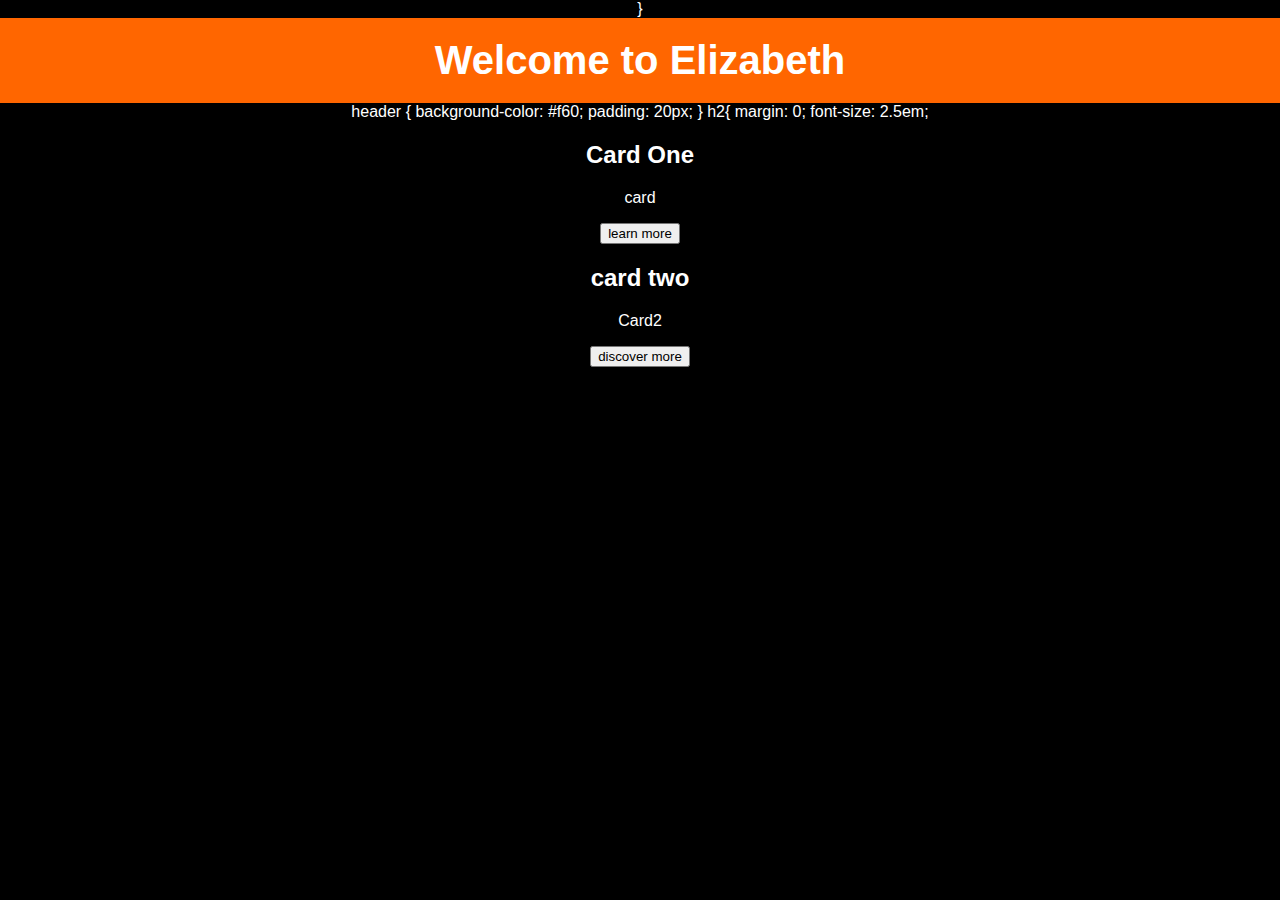
<file: Elizabeth.html>
<DOCTYPE html>
<html lang="en">
<head>
    <meta charset=""UTF-8>
    <meta name="Viewport" content="width=device-width, initial-scale=1.0">
    <title>ELIZABETH</title>
    <link re="stylesheet" href="style.css">
</head>
<body>

<style>
body{
    font-family: Arial, sans-serif;
    margin : 0;
    padding : 0 ;
    background-color: #000;
    color: #fff;
    text-align: center;
}

header {
    background-color: #f60;
    padding: 20px;
}

h1{ margin: 0;
font-size: 2.5em;

</style>
}
    <header>
        <h1>Welcome to Elizabeth</h1>
    </header>
    <main>
        <section class="card-container">
        <div class="card">
<styel>
    header {
    background-color: #f60;
    padding: 20px;
}

h2{ margin: 0;
font-size: 2.5em;
</style>
            <h2>Card One</h2>
            <p>card</p>
            <button>learn more</button>
        </div>
    <div class="card">
        <h2>card two</h2>
        <p>Card2</p>
        <button>discover more</button>
    </div>
    </section>
    </main>
</body>
</html>
</DOCTYPE>
</file>
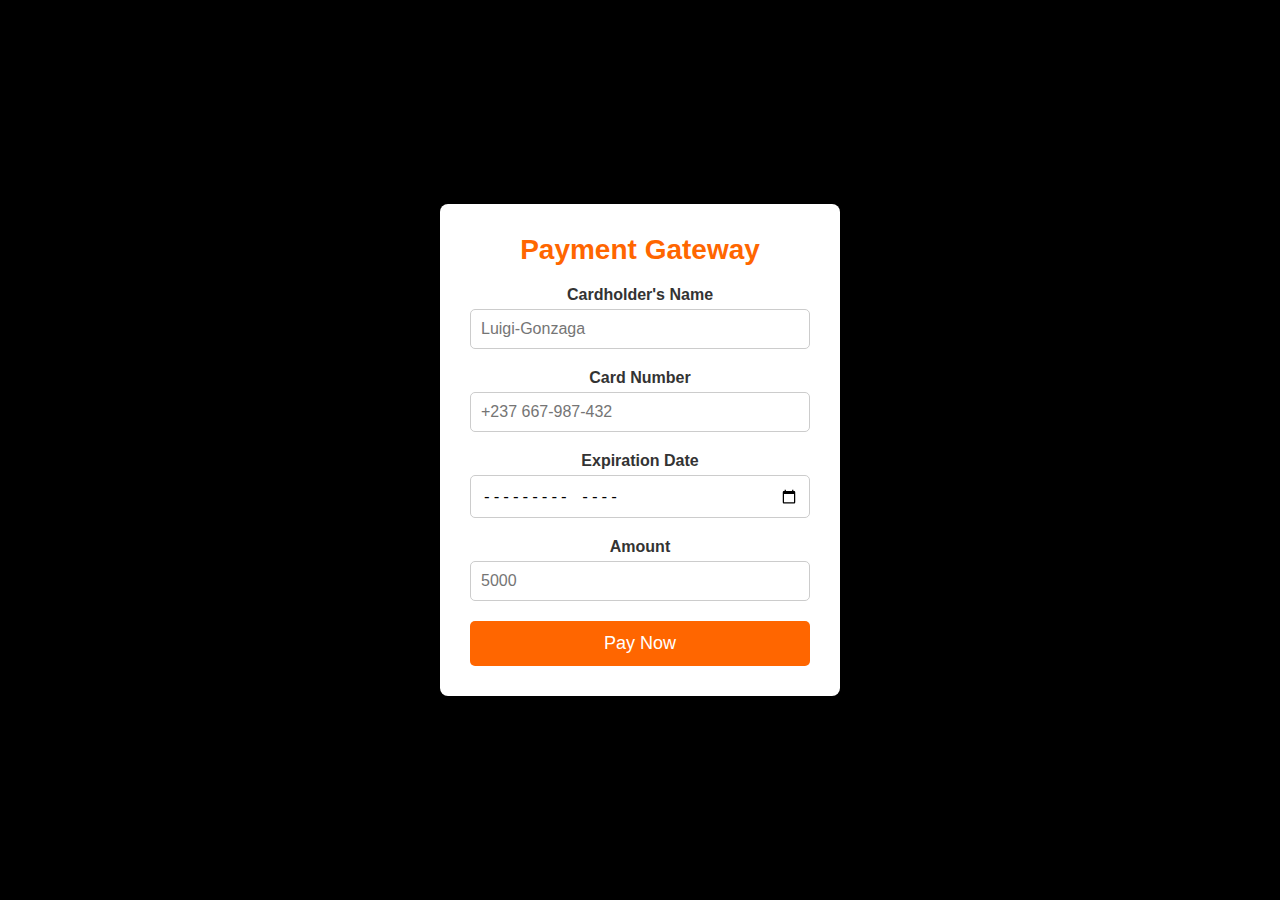
<file: payment_gateway.html>
<!DOCTYPE html>
<html lang="en">
<head>
  <meta charset="UTF-8">
  <meta name="viewport" content="width=device-width, initial-scale=1.0">
  <title>Payment Gateway</title>
  <link rel="stylesheet" href="payment_gateway.css">
</head>
<body>
  <div class="payment-container">
    <h1>Payment Gateway</h1>
    <form action="/submit_payment" method="POST" class="payment-form">
      <div class="form-group">
        <label for="cardholder-name">Cardholder's Name</label>
        <input type="text" id="cardholder-name" name="cardholder_name" required placeholder="Luigi-Gonzaga">
      </div>

      <div class="form-group">
        <label for="card-number">Card Number</label>
        <input type="text" id="card-number" name="card_number" required placeholder="+237 667-987-432">
      </div>

      <div class="form-group">
        <label for="expiry-date">Expiration Date</label>
        <input type="month" id="expiry-date" name="expiry_date" required>
      </div>


      <div class="form-group">
        <label for="amount">Amount</label>
        <input type="number" id="amount" name="amount" required placeholder="5000">
      </div>

      <button type="submit" class="submit-btn">Pay Now</button>
    </form>
  </div>
</body>
</html>
</file>
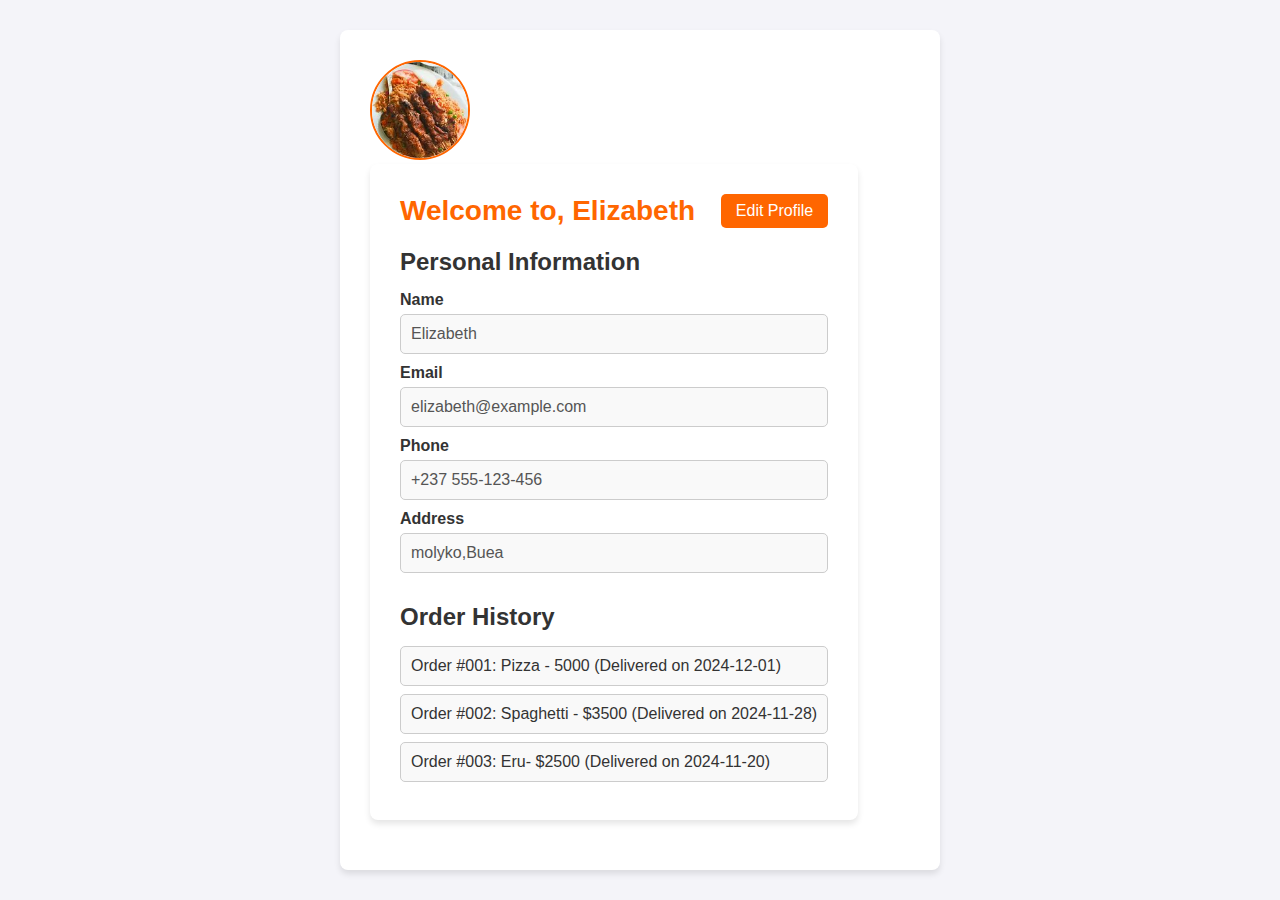
<file: .vscode/profile.html>
<!DOCTYPE html>
<html lang="en">
<head>
  <meta charset="UTF-8">
  <meta name="viewport" content="width=device-width, initial-scale=1.0">
  <title>User Profile - Elizabeth Restaurant</title>
  <link rel="stylesheet" href="profile.css">
</head>
<body>
    <div class="profile-container">
        <div class="profile-header">
          <div class="profile-photo-container">
            <img src="pic5.jfif" alt="Profile Photo" class="profile-photo">
            
  <div class="profile-container">
    <div class="profile-header">
      <h1>Welcome to, Elizabeth</h1>
      <button class="edit-btn">Edit Profile</button>
    </div>

    <div class="profile-details">
      <h2>Personal Information</h2>
      <div class="details-group">
        <label for="name">Name</label>
        <p id="name">Elizabeth </p>
      </div>

      <div class="details-group">
        <label for="email">Email</label>
        <p id="email">elizabeth@example.com</p>
      </div>

      <div class="details-group">
        <label for="phone">Phone</label>
        <p id="phone">+237 555-123-456</p>
      </div>

      <div class="details-group">
        <label for="address">Address</label>
        <p id="address">molyko,Buea</p>
      </div>
    </div>

    <div class="order-history">
      <h2>Order History</h2>
      <ul>
        <li>Order #001: Pizza - 5000 (Delivered on 2024-12-01)</li>
        <li>Order #002: Spaghetti - $3500 (Delivered on 2024-11-28)</li>
        <li>Order #003: Eru- $2500 (Delivered on 2024-11-20)</li>
      </ul>
    </div>
  </div>
</body>
</html>
</file>
<file: .vscode/profile.css>
* {
    margin: 0;
    padding: 0;
    box-sizing: border-box;
  }
  
  
  body {
    font-family: Arial, sans-serif;
    background-color: #f4f4f9; 
    color: #333; 
    display: flex;
    justify-content: center;
    align-items: center;
    height: 100vh;
    margin: 0;
  }
  
 
  .profile-container {
    background-color: #fff;
    padding: 30px;
    border-radius: 8px;
    box-shadow: 0 4px 6px rgba(0, 0, 0, 0.1);
    width: 100%;
    max-width: 600px;
  }
  
 
  .profile-header {
    display: flex;
    justify-content: space-between;
    align-items: center;
    margin-bottom: 20px;
  }

  .profile-photo-container {
    margin-right: 20px;
  }
  
  .profile-photo {
    width: 100px;
    height: 100px;
    border-radius: 50%;
    object-fit: cover;
    border: 2px solid #FF6600; 
  }


  
  .profile-header h1 {
    color: #FF6600; 
    font-size: 28px;
  }
  
  .edit-btn {
    background-color: #FF6600;
    color: white;
    font-size: 16px;
    padding: 8px 15px;
    border: none;
    border-radius: 5px;
    cursor: pointer;
    transition: background-color 0.3s ease;
  }
  
  .edit-btn:hover {
    background-color: #e65c00; 
  }
  
 
  .profile-details {
    margin-bottom: 30px;
  }
  
  .profile-details h2 {
    font-size: 24px;
    margin-bottom: 15px;
    color: #333;
  }
  
  .details-group {
    margin-bottom: 10px;
  }
  
  .details-group label {
    display: block;
    font-weight: bold;
    margin-bottom: 5px;
  }
  
  .details-group p {
    background-color: #f9f9f9;
    padding: 10px;
    border: 1px solid #ccc;
    border-radius: 5px;
    font-size: 16px;
    color: #555;
  }
  
  
  .order-history h2 {
    font-size: 24px;
    margin-bottom: 15px;
    color: #333;
  }
  
  .order-history ul {
    list-style-type: none;
    padding-left: 0;
  }
  
  .order-history li {
    background-color: #f9f9f9;
    padding: 10px;
    margin-bottom: 8px;
    border-radius: 5px;
    border: 1px solid #ccc;
    font-size: 16px;
  }
  
  
  @media (max-width: 480px) {
    .profile-container {
      padding: 20px;
      max-width: 90%;
    }
  
    .profile-header h1 {
      font-size: 24px;
    }
  
    .edit-btn {
      font-size: 14px;
      padding: 6px 12px;
    }
  }
</file>
<file: payment_gateway.css>
/* Resetting default margin and padding */
* {
    margin: 0;
    padding: 0;
    box-sizing: border-box;
  }
  
  /* Setting up basic page styles */
  body {
    font-family: Arial, sans-serif;
    background-color: #000000; /* Light background for contrast */
    display: flex;
    justify-content: center;
    align-items: center;
    height: 100vh;
    margin: 0;
    color: #333; /* Dark text color for readability */
  }
  
  /* Styling the payment container */
  .payment-container {
    background-color: #fff;
    padding: 30px;
    border-radius: 8px;
    box-shadow: 0 4px 6px rgba(0, 0, 0, 0.1);
    width: 100%;
    max-width: 400px;
    text-align: center;
  }
  
  /* Heading styling with restaurant branding */
  h1 {
    color: #FF6600; /* Restaurant primary color: Orange */
    font-size: 28px;
    margin-bottom: 20px;
    font-weight: bold;
  }
  
  /* Form container and input styling */
  .payment-form .form-group {
    margin-bottom: 20px;
  }
  
  .payment-form .form-group label {
    display: block;
    font-weight: bold;
    margin-bottom: 5px;
    color: #333;
  }
  
  .payment-form .form-group input {
    width: 100%;
    padding: 10px;
    border: 1px solid #ccc;
    border-radius: 5px;
    font-size: 16px;
  }
  
  /* Submit button styling with brand colors */
  .submit-btn {
    background-color: #FF6600; /* Orange background */
    color: white;
    font-size: 18px;
    padding: 12px;
    width: 100%;
    border: none;
    border-radius: 5px;
    cursor: pointer;
    transition: background-color 0.3s ease;
  }
  
  .submit-btn:hover {
    background-color: #e65c00; /* Darker orange on hover */
  }
  
  /* Responsive adjustments */
  @media (max-width: 480px) {
    .payment-container {
      padding: 20px;
      max-width: 350px;
    }
  }
</file>
